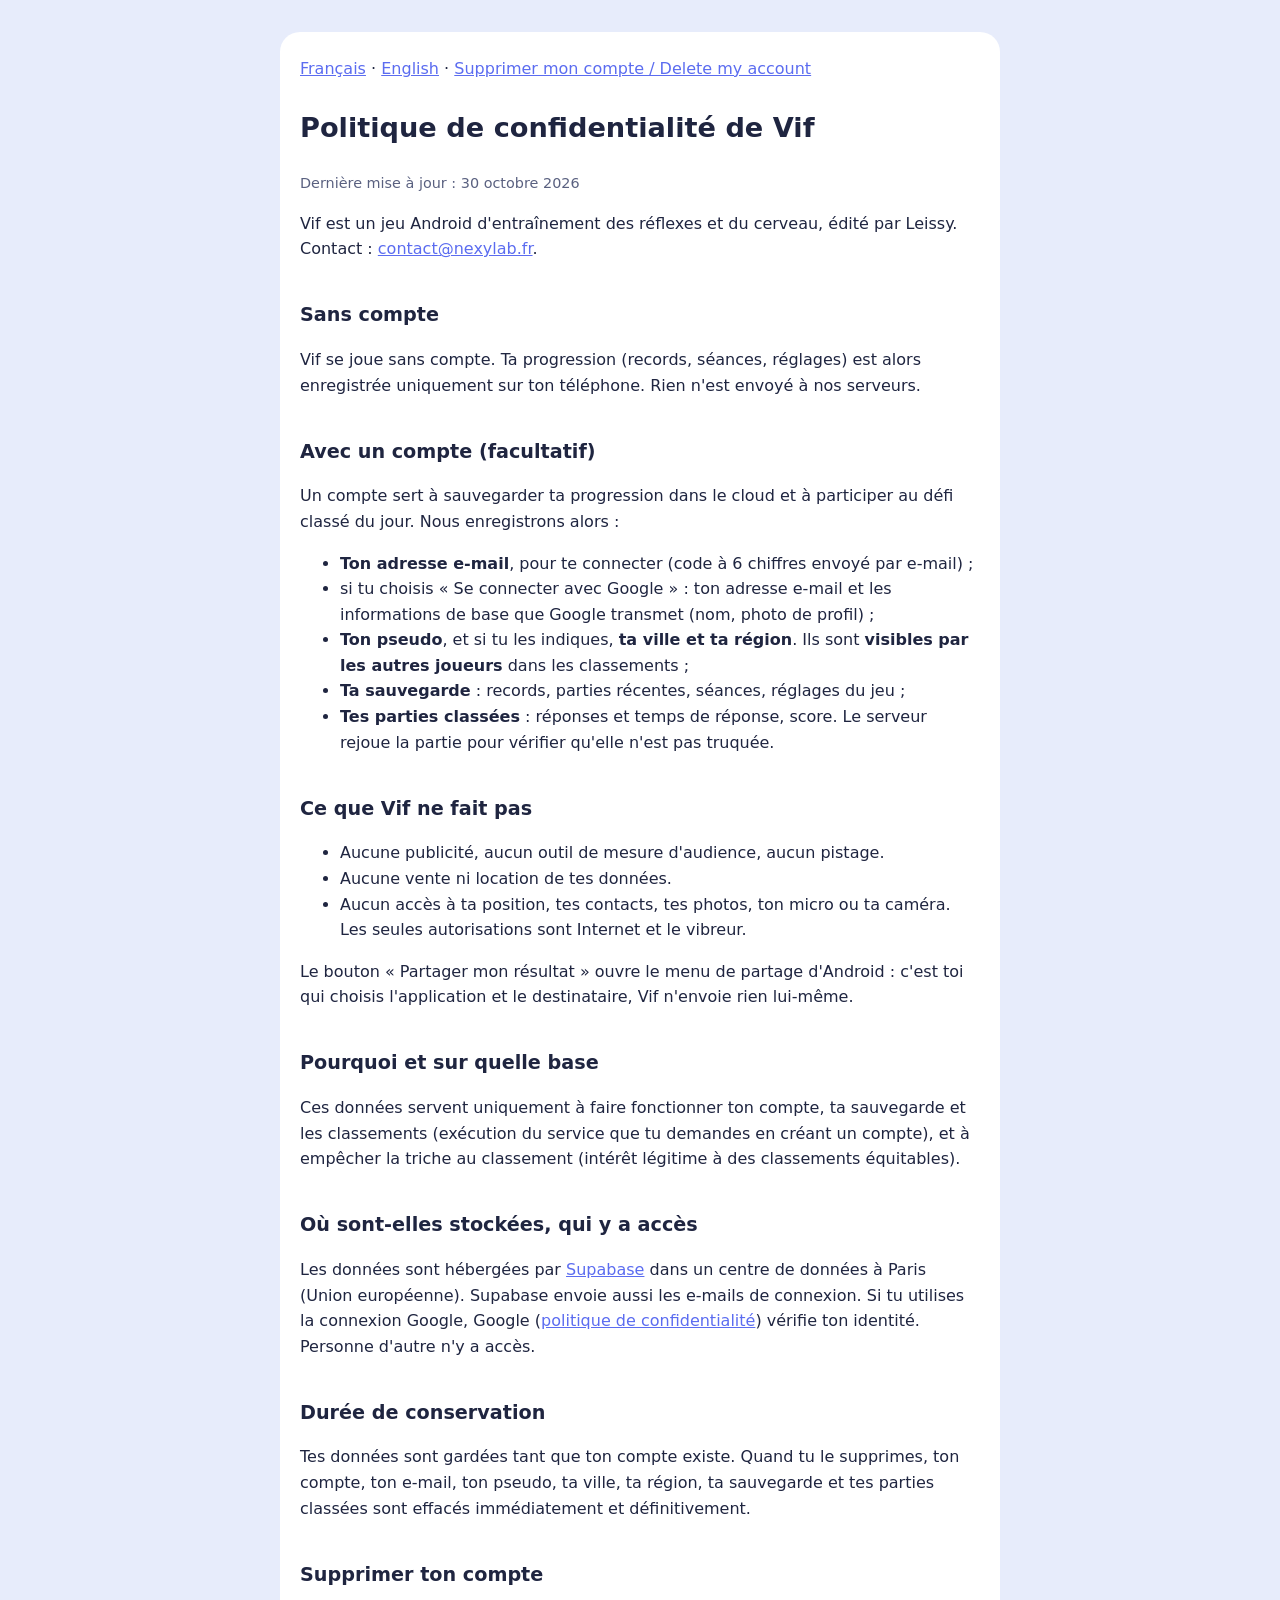
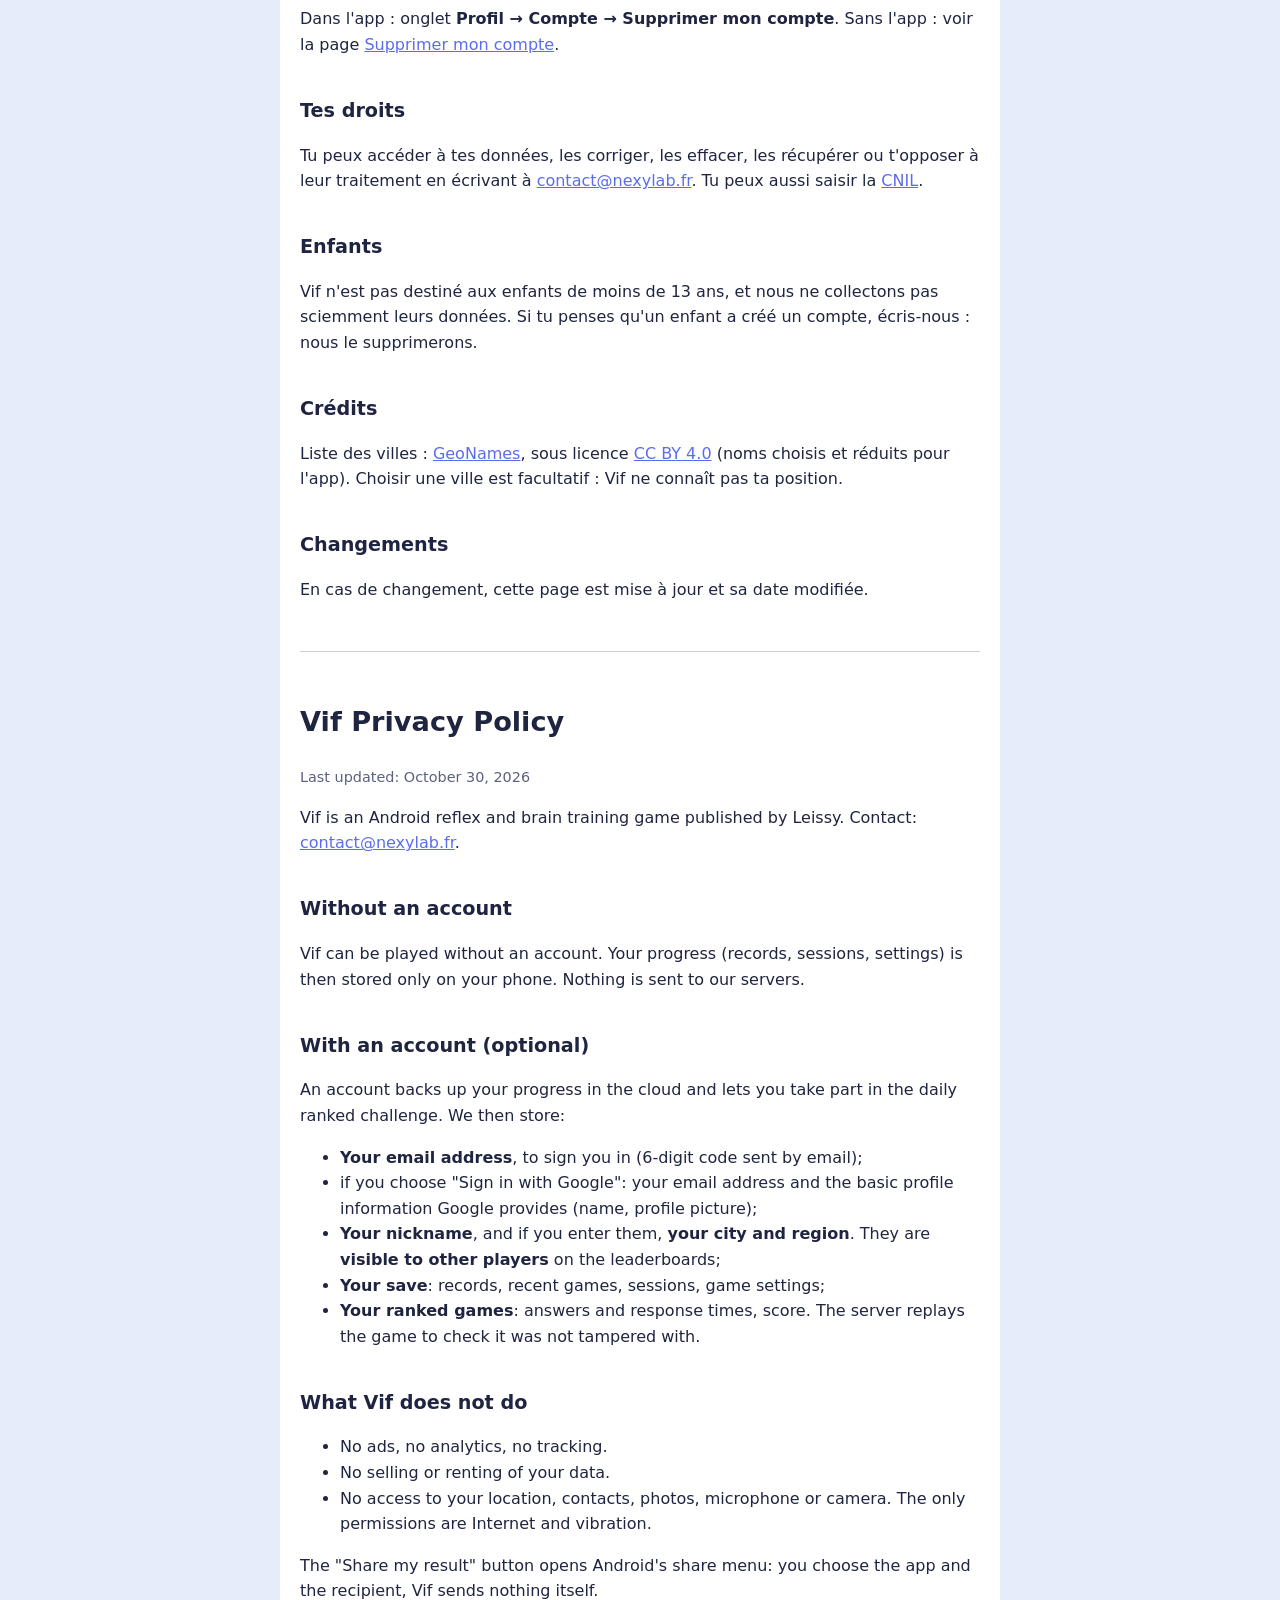
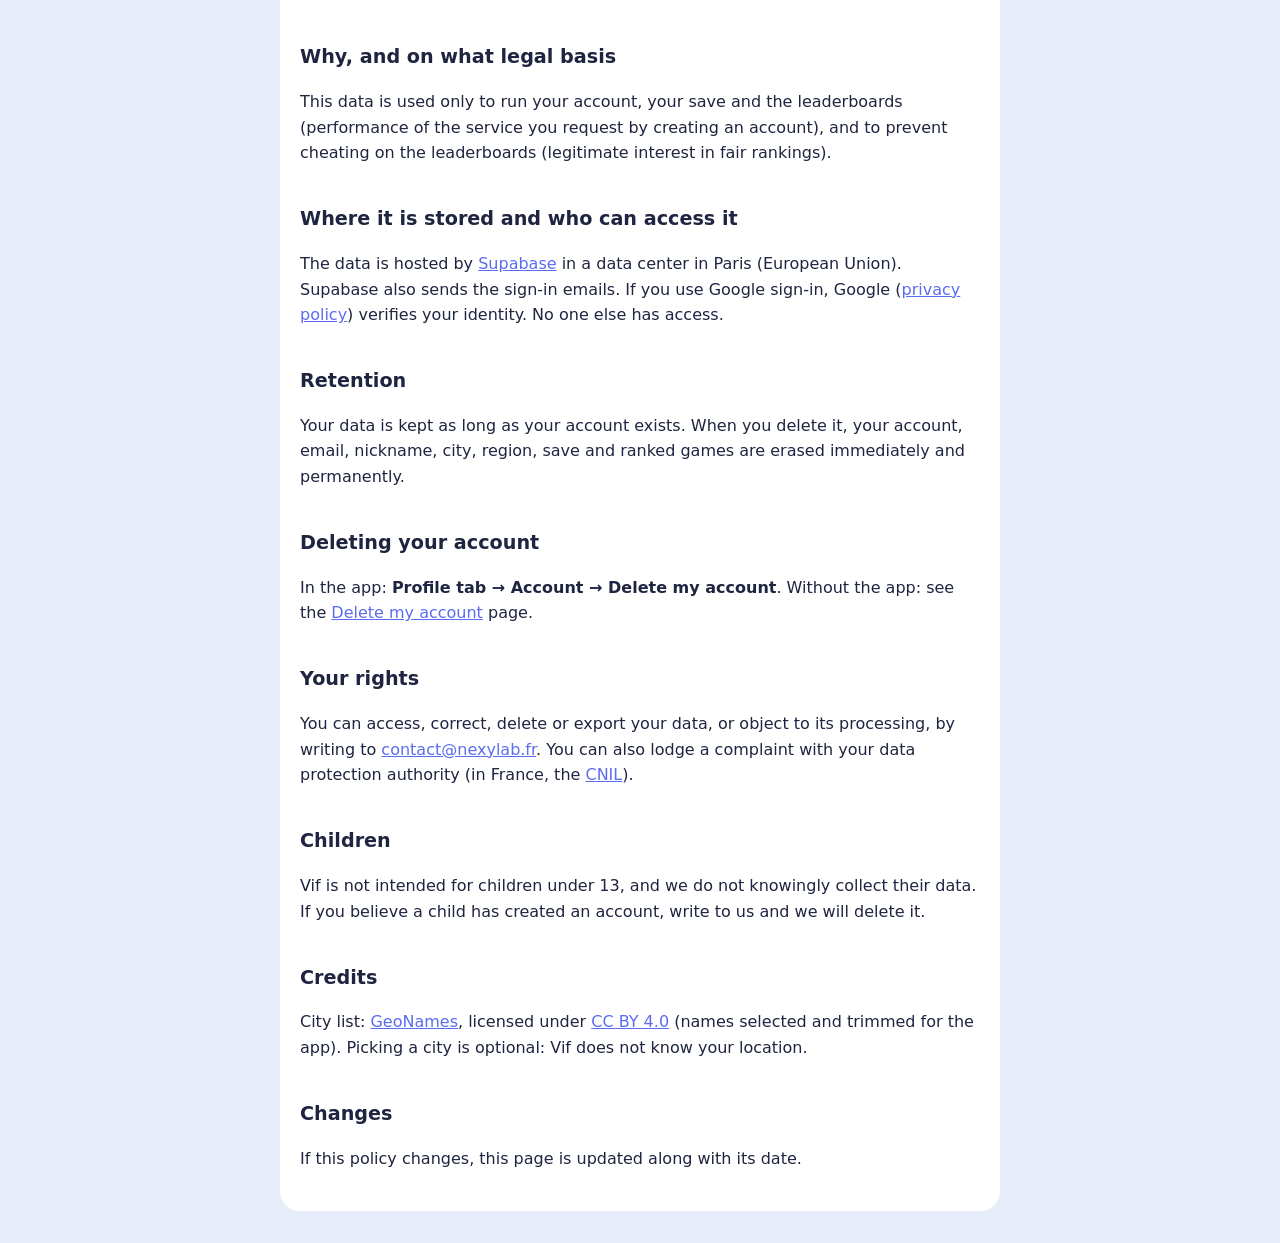
<file: index.html>
<!doctype html>
<html lang="fr">
<head>
<meta charset="utf-8">
<meta name="viewport" content="width=device-width, initial-scale=1">
<title>Vif – Politique de confidentialité</title>
<link rel="stylesheet" href="style.css">
</head>
<body>
<main>
<nav><a href="#fr">Français</a> · <a href="#en">English</a> · <a href="suppression.html">Supprimer mon compte / Delete my account</a></nav>

<section id="fr">
<h1>Politique de confidentialité de Vif</h1>
<p class="muted">Dernière mise à jour : 30 octobre 2026</p>

<p>Vif est un jeu Android d'entraînement des réflexes et du cerveau, édité par Leissy. Contact : <a href="mailto:contact@nexylab.fr">contact@nexylab.fr</a>.</p>

<h2>Sans compte</h2>
<p>Vif se joue sans compte. Ta progression (records, séances, réglages) est alors enregistrée uniquement sur ton téléphone. Rien n'est envoyé à nos serveurs.</p>

<h2>Avec un compte (facultatif)</h2>
<p>Un compte sert à sauvegarder ta progression dans le cloud et à participer au défi classé du jour. Nous enregistrons alors :</p>
<ul>
<li><strong>Ton adresse e-mail</strong>, pour te connecter (code à 6 chiffres envoyé par e-mail) ;</li>
<li>si tu choisis « Se connecter avec Google » : ton adresse e-mail et les informations de base que Google transmet (nom, photo de profil) ;</li>
<li><strong>Ton pseudo</strong>, et si tu les indiques, <strong>ta ville et ta région</strong>. Ils sont <strong>visibles par les autres joueurs</strong> dans les classements ;</li>
<li><strong>Ta sauvegarde</strong> : records, parties récentes, séances, réglages du jeu ;</li>
<li><strong>Tes parties classées</strong> : réponses et temps de réponse, score. Le serveur rejoue la partie pour vérifier qu'elle n'est pas truquée.</li>
</ul>

<h2>Ce que Vif ne fait pas</h2>
<ul>
<li>Aucune publicité, aucun outil de mesure d'audience, aucun pistage.</li>
<li>Aucune vente ni location de tes données.</li>
<li>Aucun accès à ta position, tes contacts, tes photos, ton micro ou ta caméra. Les seules autorisations sont Internet et le vibreur.</li>
</ul>
<p>Le bouton « Partager mon résultat » ouvre le menu de partage d'Android : c'est toi qui choisis l'application et le destinataire, Vif n'envoie rien lui-même.</p>

<h2>Pourquoi et sur quelle base</h2>
<p>Ces données servent uniquement à faire fonctionner ton compte, ta sauvegarde et les classements (exécution du service que tu demandes en créant un compte), et à empêcher la triche au classement (intérêt légitime à des classements équitables).</p>

<h2>Où sont-elles stockées, qui y a accès</h2>
<p>Les données sont hébergées par <a href="https://supabase.com/privacy">Supabase</a> dans un centre de données à Paris (Union européenne). Supabase envoie aussi les e-mails de connexion. Si tu utilises la connexion Google, Google (<a href="https://policies.google.com/privacy">politique de confidentialité</a>) vérifie ton identité. Personne d'autre n'y a accès.</p>

<h2>Durée de conservation</h2>
<p>Tes données sont gardées tant que ton compte existe. Quand tu le supprimes, ton compte, ton e-mail, ton pseudo, ta ville, ta région, ta sauvegarde et tes parties classées sont effacés immédiatement et définitivement.</p>

<h2>Supprimer ton compte</h2>
<p>Dans l'app : onglet <strong>Profil → Compte → Supprimer mon compte</strong>. Sans l'app : voir la page <a href="suppression.html">Supprimer mon compte</a>.</p>

<h2>Tes droits</h2>
<p>Tu peux accéder à tes données, les corriger, les effacer, les récupérer ou t'opposer à leur traitement en écrivant à <a href="mailto:contact@nexylab.fr">contact@nexylab.fr</a>. Tu peux aussi saisir la <a href="https://www.cnil.fr/fr/plaintes">CNIL</a>.</p>

<h2>Enfants</h2>
<p>Vif n'est pas destiné aux enfants de moins de 13 ans, et nous ne collectons pas sciemment leurs données. Si tu penses qu'un enfant a créé un compte, écris-nous : nous le supprimerons.</p>

<h2>Crédits</h2>
<p>Liste des villes : <a href="https://www.geonames.org/">GeoNames</a>, sous licence <a href="https://creativecommons.org/licenses/by/4.0/deed.fr">CC BY 4.0</a> (noms choisis et réduits pour l'app). Choisir une ville est facultatif : Vif ne connaît pas ta position.</p>

<h2>Changements</h2>
<p>En cas de changement, cette page est mise à jour et sa date modifiée.</p>
</section>

<hr>

<section id="en" lang="en">
<h1>Vif Privacy Policy</h1>
<p class="muted">Last updated: October 30, 2026</p>

<p>Vif is an Android reflex and brain training game published by Leissy. Contact: <a href="mailto:contact@nexylab.fr">contact@nexylab.fr</a>.</p>

<h2>Without an account</h2>
<p>Vif can be played without an account. Your progress (records, sessions, settings) is then stored only on your phone. Nothing is sent to our servers.</p>

<h2>With an account (optional)</h2>
<p>An account backs up your progress in the cloud and lets you take part in the daily ranked challenge. We then store:</p>
<ul>
<li><strong>Your email address</strong>, to sign you in (6-digit code sent by email);</li>
<li>if you choose "Sign in with Google": your email address and the basic profile information Google provides (name, profile picture);</li>
<li><strong>Your nickname</strong>, and if you enter them, <strong>your city and region</strong>. They are <strong>visible to other players</strong> on the leaderboards;</li>
<li><strong>Your save</strong>: records, recent games, sessions, game settings;</li>
<li><strong>Your ranked games</strong>: answers and response times, score. The server replays the game to check it was not tampered with.</li>
</ul>

<h2>What Vif does not do</h2>
<ul>
<li>No ads, no analytics, no tracking.</li>
<li>No selling or renting of your data.</li>
<li>No access to your location, contacts, photos, microphone or camera. The only permissions are Internet and vibration.</li>
</ul>
<p>The "Share my result" button opens Android's share menu: you choose the app and the recipient, Vif sends nothing itself.</p>

<h2>Why, and on what legal basis</h2>
<p>This data is used only to run your account, your save and the leaderboards (performance of the service you request by creating an account), and to prevent cheating on the leaderboards (legitimate interest in fair rankings).</p>

<h2>Where it is stored and who can access it</h2>
<p>The data is hosted by <a href="https://supabase.com/privacy">Supabase</a> in a data center in Paris (European Union). Supabase also sends the sign-in emails. If you use Google sign-in, Google (<a href="https://policies.google.com/privacy">privacy policy</a>) verifies your identity. No one else has access.</p>

<h2>Retention</h2>
<p>Your data is kept as long as your account exists. When you delete it, your account, email, nickname, city, region, save and ranked games are erased immediately and permanently.</p>

<h2>Deleting your account</h2>
<p>In the app: <strong>Profile tab → Account → Delete my account</strong>. Without the app: see the <a href="suppression.html#en">Delete my account</a> page.</p>

<h2>Your rights</h2>
<p>You can access, correct, delete or export your data, or object to its processing, by writing to <a href="mailto:contact@nexylab.fr">contact@nexylab.fr</a>. You can also lodge a complaint with your data protection authority (in France, the <a href="https://www.cnil.fr/en/home">CNIL</a>).</p>

<h2>Children</h2>
<p>Vif is not intended for children under 13, and we do not knowingly collect their data. If you believe a child has created an account, write to us and we will delete it.</p>

<h2>Credits</h2>
<p>City list: <a href="https://www.geonames.org/">GeoNames</a>, licensed under <a href="https://creativecommons.org/licenses/by/4.0/">CC BY 4.0</a> (names selected and trimmed for the app). Picking a city is optional: Vif does not know your location.</p>

<h2>Changes</h2>
<p>If this policy changes, this page is updated along with its date.</p>
</section>
</main>
</body>
</html>
</file>
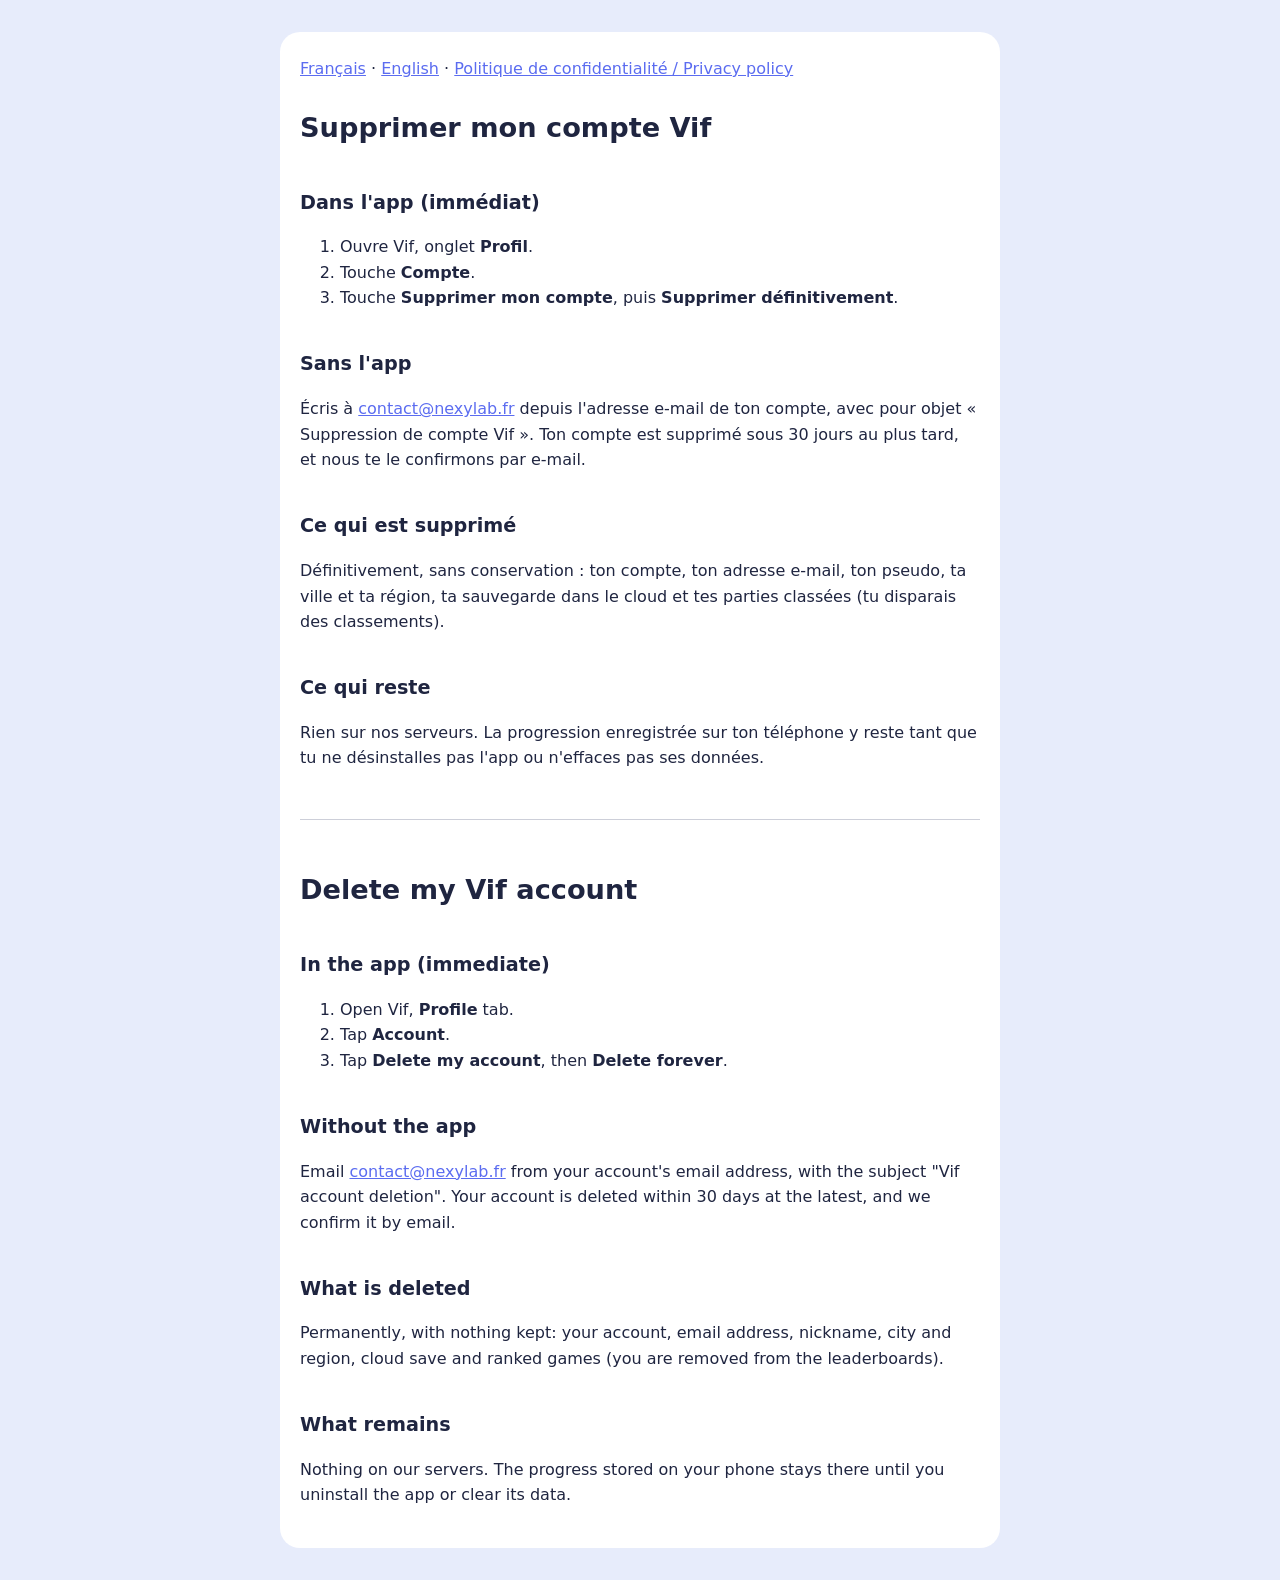
<file: suppression.html>
<!doctype html>
<html lang="fr">
<head>
<meta charset="utf-8">
<meta name="viewport" content="width=device-width, initial-scale=1">
<title>Vif – Supprimer mon compte</title>
<link rel="stylesheet" href="style.css">
</head>
<body>
<main>
<nav><a href="#fr">Français</a> · <a href="#en">English</a> · <a href="index.html">Politique de confidentialité / Privacy policy</a></nav>

<section id="fr">
<h1>Supprimer mon compte Vif</h1>

<h2>Dans l'app (immédiat)</h2>
<ol>
<li>Ouvre Vif, onglet <strong>Profil</strong>.</li>
<li>Touche <strong>Compte</strong>.</li>
<li>Touche <strong>Supprimer mon compte</strong>, puis <strong>Supprimer définitivement</strong>.</li>
</ol>

<h2>Sans l'app</h2>
<p>Écris à <a href="mailto:contact@nexylab.fr?subject=Suppression%20de%20compte%20Vif">contact@nexylab.fr</a> depuis l'adresse e-mail de ton compte, avec pour objet « Suppression de compte Vif ». Ton compte est supprimé sous 30 jours au plus tard, et nous te le confirmons par e-mail.</p>

<h2>Ce qui est supprimé</h2>
<p>Définitivement, sans conservation : ton compte, ton adresse e-mail, ton pseudo, ta ville et ta région, ta sauvegarde dans le cloud et tes parties classées (tu disparais des classements).</p>

<h2>Ce qui reste</h2>
<p>Rien sur nos serveurs. La progression enregistrée sur ton téléphone y reste tant que tu ne désinstalles pas l'app ou n'effaces pas ses données.</p>
</section>

<hr>

<section id="en" lang="en">
<h1>Delete my Vif account</h1>

<h2>In the app (immediate)</h2>
<ol>
<li>Open Vif, <strong>Profile</strong> tab.</li>
<li>Tap <strong>Account</strong>.</li>
<li>Tap <strong>Delete my account</strong>, then <strong>Delete forever</strong>.</li>
</ol>

<h2>Without the app</h2>
<p>Email <a href="mailto:contact@nexylab.fr?subject=Vif%20account%20deletion">contact@nexylab.fr</a> from your account's email address, with the subject "Vif account deletion". Your account is deleted within 30 days at the latest, and we confirm it by email.</p>

<h2>What is deleted</h2>
<p>Permanently, with nothing kept: your account, email address, nickname, city and region, cloud save and ranked games (you are removed from the leaderboards).</p>

<h2>What remains</h2>
<p>Nothing on our servers. The progress stored on your phone stays there until you uninstall the app or clear its data.</p>
</section>
</main>
</body>
</html>
</file>
<file: style.css>
:root {
  --bg: #e7ecfb;
  --card: #ffffff;
  --text: #1f2540;
  --muted: #5a6180;
  --accent: #5b6cf0;
}
@media (prefers-color-scheme: dark) {
  :root {
    --bg: #161a2c;
    --card: #20253b;
    --text: #e8ebf7;
    --muted: #a6acc8;
    --accent: #9aa6ff;
  }
}
* { box-sizing: border-box; }
body {
  margin: 0;
  background: var(--bg);
  color: var(--text);
  font: 16px/1.6 system-ui, -apple-system, "Segoe UI", Roboto, sans-serif;
}
main {
  max-width: 720px;
  margin: 32px auto;
  padding: 24px 20px;
  background: var(--card);
  border-radius: 20px;
}
h1 { font-size: 1.7rem; margin-top: 0; }
h2 { font-size: 1.2rem; margin-top: 2em; }
a { color: var(--accent); }
.muted { color: var(--muted); font-size: 0.9rem; }
nav { margin-bottom: 1.5em; }
hr { border: 0; border-top: 1px solid var(--muted); opacity: 0.3; margin: 3em 0; }
</file>
